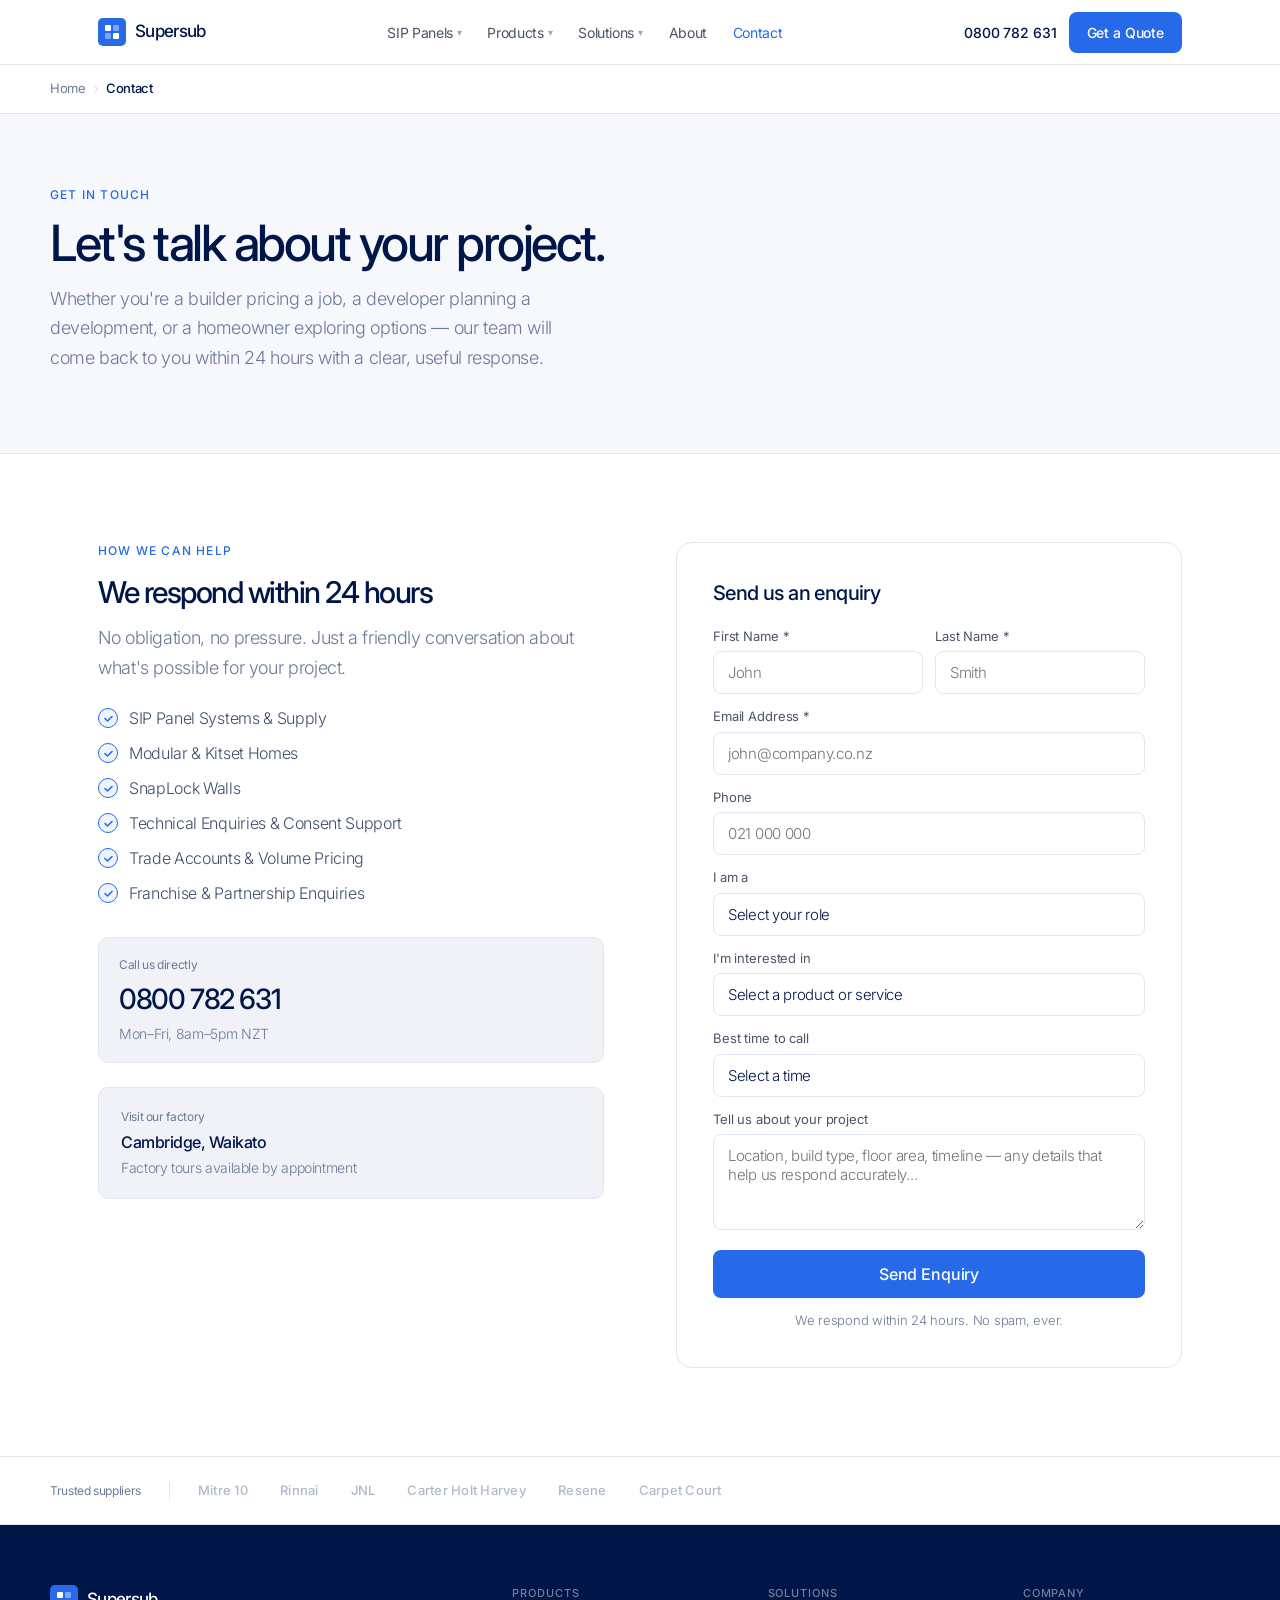
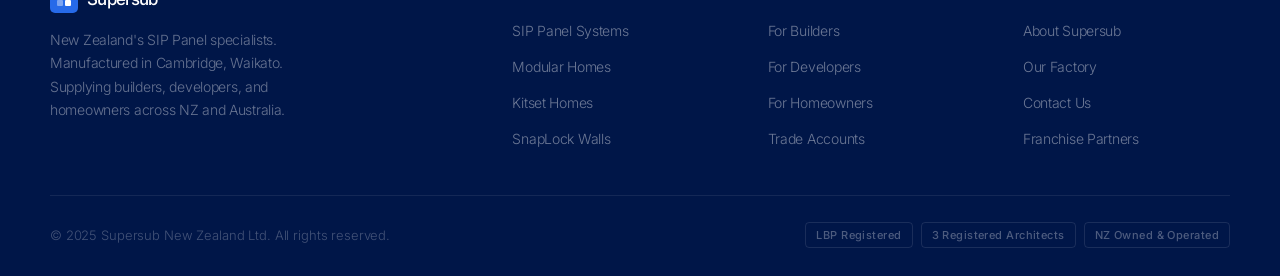
<file: pages/contact.html>
<!DOCTYPE html>
<html lang="en">
<head>
<meta charset="UTF-8"><meta name="viewport" content="width=device-width, initial-scale=1.0">
<title>Contact Supersub — Get a Quote</title>
<link rel="stylesheet" href="/assets/style.css">
</head>
<body>
<div id="site-nav"></div>
<div class="breadcrumb"><div class="breadcrumb-inner"><a href="/index.html">Home</a><span>›</span><strong>Contact</strong></div></div>
<div class="page-hero">
  <div class="page-hero-inner">
    <span class="eyebrow">Get in Touch</span>
    <h1>Let's talk about your project.</h1>
    <p class="body-text">Whether you're a builder pricing a job, a developer planning a development, or a homeowner exploring options — our team will come back to you within 24 hours with a clear, useful response.</p>
  </div>
</div>

<section class="sec">
  <div class="wrap">
    <div class="contact-grid">
      <div>
        <span class="eyebrow">How We Can Help</span>
        <h2>We respond within 24 hours</h2>
        <p class="body-text">No obligation, no pressure. Just a friendly conversation about what's possible for your project.</p>
        <div class="tick-list" style="margin-top:24px;">
          <div class="tick"><div class="tick-icon"><svg viewBox="0 0 9 9" fill="none"><path d="M1 4.5l2.5 2.5 4.5-4.5" stroke="#266AE9" stroke-width="1.6" stroke-linecap="round" stroke-linejoin="round"/></svg></div>SIP Panel Systems &amp; Supply</div>
          <div class="tick"><div class="tick-icon"><svg viewBox="0 0 9 9" fill="none"><path d="M1 4.5l2.5 2.5 4.5-4.5" stroke="#266AE9" stroke-width="1.6" stroke-linecap="round" stroke-linejoin="round"/></svg></div>Modular &amp; Kitset Homes</div>
          <div class="tick"><div class="tick-icon"><svg viewBox="0 0 9 9" fill="none"><path d="M1 4.5l2.5 2.5 4.5-4.5" stroke="#266AE9" stroke-width="1.6" stroke-linecap="round" stroke-linejoin="round"/></svg></div>SnapLock Walls</div>
          <div class="tick"><div class="tick-icon"><svg viewBox="0 0 9 9" fill="none"><path d="M1 4.5l2.5 2.5 4.5-4.5" stroke="#266AE9" stroke-width="1.6" stroke-linecap="round" stroke-linejoin="round"/></svg></div>Technical Enquiries &amp; Consent Support</div>
          <div class="tick"><div class="tick-icon"><svg viewBox="0 0 9 9" fill="none"><path d="M1 4.5l2.5 2.5 4.5-4.5" stroke="#266AE9" stroke-width="1.6" stroke-linecap="round" stroke-linejoin="round"/></svg></div>Trade Accounts &amp; Volume Pricing</div>
          <div class="tick"><div class="tick-icon"><svg viewBox="0 0 9 9" fill="none"><path d="M1 4.5l2.5 2.5 4.5-4.5" stroke="#266AE9" stroke-width="1.6" stroke-linecap="round" stroke-linejoin="round"/></svg></div>Franchise &amp; Partnership Enquiries</div>
        </div>

        <div class="phone-strip">
          <div style="font-size:12px;font-weight:400;color:var(--muted);margin-bottom:4px;">Call us directly</div>
          <div style="font-size:28px;font-weight:500;color:var(--navy);letter-spacing:-0.05em;"><a href="tel:0800782631" style="color:var(--navy);">0800 782 631</a></div>
          <div style="font-size:14px;font-weight:300;color:var(--muted);margin-top:3px;">Mon–Fri, 8am–5pm NZT</div>
        </div>

        <div style="margin-top:24px;padding:20px 22px;background:var(--light);border-radius:10px;border:1px solid var(--border);">
          <div style="font-size:12px;font-weight:400;color:var(--muted);margin-bottom:4px;">Visit our factory</div>
          <div style="font-size:16px;font-weight:500;color:var(--navy);letter-spacing:-0.03em;">Cambridge, Waikato</div>
          <div style="font-size:14px;font-weight:300;color:var(--muted);margin-top:3px;">Factory tours available by appointment</div>
        </div>
      </div>

      <div class="form-box">
        <h3 style="margin-bottom:20px;font-size:20px;">Send us an enquiry</h3>
        <div class="frow">
          <div class="fgroup"><label>First Name *</label><input type="text" placeholder="John"/></div>
          <div class="fgroup"><label>Last Name *</label><input type="text" placeholder="Smith"/></div>
        </div>
        <div class="fgroup"><label>Email Address *</label><input type="email" placeholder="john@company.co.nz"/></div>
        <div class="fgroup"><label>Phone</label><input type="tel" placeholder="021 000 000"/></div>
        <div class="fgroup">
          <label>I am a</label>
          <select>
            <option value="">Select your role</option>
            <option>Licensed Builder</option>
            <option>Property Developer</option>
            <option>Homeowner / First Home Buyer</option>
            <option>Architect / Designer</option>
            <option>Modular / Transportable Builder</option>
            <option>Other</option>
          </select>
        </div>
        <div class="fgroup">
          <label>I'm interested in</label>
          <select>
            <option value="">Select a product or service</option>
            <option>SIP Panel Supply</option>
            <option>Modular Home</option>
            <option>Kitset Home</option>
            <option>SnapLock Walls</option>
            <option>Trade / Builder Account</option>
            <option>General Enquiry</option>
          </select>
        </div>
        <div class="fgroup">
          <label>Best time to call</label>
          <select>
            <option value="">Select a time</option>
            <option>Morning (8am–12pm)</option>
            <option>Afternoon (12pm–5pm)</option>
            <option>Either is fine</option>
          </select>
        </div>
        <div class="fgroup"><label>Tell us about your project</label><textarea placeholder="Location, build type, floor area, timeline — any details that help us respond accurately..."></textarea></div>
        <button class="btn btn-primary" style="width:100%;justify-content:center;font-size:16px;padding:14px;">Send Enquiry</button>
        <p style="font-size:13px;font-weight:300;color:var(--muted);text-align:center;margin-top:12px;">We respond within 24 hours. No spam, ever.</p>
      </div>
    </div>
  </div>
</section>

<!-- SUPPLIER BAR -->
<div class="logo-bar" style="border-top:1px solid var(--border);">
  <div class="logo-bar-inner">
    <span class="logo-bar-label">Trusted suppliers</span>
    <div class="logo-items">
      <span class="logo-item">Mitre 10</span><span class="logo-item">Rinnai</span><span class="logo-item">JNL</span><span class="logo-item">Carter Holt Harvey</span><span class="logo-item">Resene</span><span class="logo-item">Carpet Court</span>
    </div>
  </div>
</div>

<div id="site-footer"></div>
<script src="/assets/shared.js"></script>
</body></html>
</file>
<file: assets/style.css>
/* ═══════════════════════════════════════
   SUPERSUB — Global Stylesheet
   Samsara-inspired, Inter typography
   ═══════════════════════════════════════ */

@import url('https://fonts.googleapis.com/css2?family=Inter:wght@300;400;500&display=swap');

*, *::before, *::after { box-sizing: border-box; margin: 0; padding: 0; }

:root {
  --navy:       #001648;
  --blue:       #266AE9;
  --white:      #ffffff;
  --off-white:  #f7f8fc;
  --light:      #f0f2f8;
  --border:     #e2e6f0;
  --muted:      #6b7a99;
  --max-w:      1180px;
}

html { scroll-behavior: smooth; }

body {
  font-family: 'Inter', sans-serif;
  font-weight: 300;
  font-size: 18px;
  line-height: 1.5;
  letter-spacing: -0.02em;
  color: var(--navy);
  background: var(--white);
  -webkit-font-smoothing: antialiased;
}

img { display: block; max-width: 100%; }
a { text-decoration: none; color: inherit; }
ul { list-style: none; }

.wrap { max-width: var(--max-w); margin: 0 auto; padding: 0 48px; }

/* ── TYPOGRAPHY ── */
h1 { font-size: 50px; font-weight: 500; letter-spacing: -0.05em; line-height: 1.0; }
h2 { font-size: 30px; font-weight: 500; letter-spacing: -0.05em; line-height: 1.25; }
h3 { font-size: 18px; font-weight: 500; letter-spacing: -0.03em; line-height: 1.4; }
p  { font-size: 18px; font-weight: 300; letter-spacing: -0.02em; line-height: 1.6; }

.eyebrow {
  font-size: 12px; font-weight: 500;
  letter-spacing: 0.1em; text-transform: uppercase;
  color: var(--blue); display: block; margin-bottom: 14px;
}
.eyebrow-muted {
  font-size: 12px; font-weight: 400;
  letter-spacing: 0.08em; text-transform: uppercase;
  color: var(--muted); display: block; margin-bottom: 14px;
}
.body-text {
  font-size: 18px; font-weight: 300;
  letter-spacing: -0.02em; line-height: 1.65;
  color: var(--muted); max-width: 500px; margin-top: 12px;
}

/* ── BUTTONS ── */
.btn {
  display: inline-flex; align-items: center; gap: 8px;
  font-family: 'Inter', sans-serif; font-size: 15px;
  font-weight: 500; letter-spacing: -0.01em;
  padding: 12px 24px; border-radius: 8px;
  border: none; cursor: pointer;
  transition: all 0.18s ease; white-space: nowrap;
}
.btn:hover { transform: translateY(-1px); }
.btn-primary  { background: var(--blue); color: var(--white); }
.btn-primary:hover { background: #1a5dd4; }
.btn-outline  { background: transparent; border: 1.5px solid var(--border); color: var(--navy); }
.btn-outline:hover { border-color: var(--navy); }
.btn-white    { background: var(--white); color: var(--navy); font-weight: 500; }
.btn-white:hover { background: var(--off-white); }
.btn-ghost    { background: transparent; border: 1.5px solid rgba(255,255,255,0.35); color: var(--white); }

/* ── NAV ── */
.nav {
  position: sticky; top: 0; z-index: 200;
  background: rgba(255,255,255,0.97);
  backdrop-filter: blur(12px);
  border-bottom: 1px solid var(--border);
}
.nav-inner {
  max-width: var(--max-w); margin: 0 auto; padding: 0 48px;
  height: 64px; display: flex; align-items: center;
  justify-content: space-between; gap: 24px;
}
.nav-logo { display: flex; align-items: center; gap: 9px; flex-shrink: 0; }
.nav-logo-icon {
  width: 28px; height: 28px; background: var(--blue);
  border-radius: 5px; display: grid; place-items: center;
}
.nav-logo-text { font-size: 17px; font-weight: 500; color: var(--navy); letter-spacing: -0.04em; }

.nav-links { display: flex; align-items: center; gap: 2px; }
.nav-links > li { position: relative; }
.nav-links > li > a {
  font-size: 14px; font-weight: 400; color: #4a5568;
  padding: 8px 12px; border-radius: 6px;
  transition: all 0.15s; display: flex; align-items: center; gap: 4px;
}
.nav-links > li > a:hover { background: var(--light); color: var(--navy); }
.nav-links > li > a.active { color: var(--blue); }

/* Dropdown */
.has-dropdown { position: relative; }
.dropdown {
  position: absolute; top: calc(100% + 8px); left: 0;
  background: var(--white); border: 1px solid var(--border);
  border-radius: 12px; padding: 8px;
  min-width: 200px; opacity: 0; visibility: hidden;
  transform: translateY(-6px); transition: all 0.18s ease;
  box-shadow: 0 8px 32px rgba(0,22,72,0.1);
  z-index: 300;
}
.has-dropdown:hover .dropdown { opacity: 1; visibility: visible; transform: translateY(0); }
.dropdown a {
  display: block; padding: 9px 14px; border-radius: 7px;
  font-size: 14px; font-weight: 400; color: var(--navy);
  transition: background 0.12s;
}
.dropdown a:hover { background: var(--light); }
.dropdown-divider { height: 1px; background: var(--border); margin: 6px 0; }
.chevron { font-size: 10px; opacity: 0.5; }

.nav-actions { display: flex; align-items: center; gap: 12px; flex-shrink: 0; }
.nav-phone { font-size: 14px; font-weight: 500; color: var(--navy); letter-spacing: -0.01em; }
.nav-phone:hover { color: var(--blue); }

/* Mobile hamburger */
.nav-burger { display: none; flex-direction: column; gap: 5px; cursor: pointer; padding: 8px; }
.nav-burger span { width: 22px; height: 2px; background: var(--navy); border-radius: 2px; transition: all 0.2s; }

/* ── HERO (Page-level inner hero) ── */
.page-hero {
  background: var(--off-white);
  padding: 72px 48px 80px;
  border-bottom: 1px solid var(--border);
}
.page-hero-inner { max-width: var(--max-w); margin: 0 auto; }
.page-hero h1 { max-width: 680px; margin-bottom: 16px; }
.page-hero .body-text { max-width: 520px; }
.page-hero-btns { display: flex; gap: 10px; margin-top: 32px; flex-wrap: wrap; }

/* ── HOMEPAGE HERO ── */
.hero-home {
  background: var(--white);
  padding: 80px 48px 0;
  overflow: hidden;
}
.hero-home-inner {
  max-width: var(--max-w); margin: 0 auto;
  display: grid; grid-template-columns: 1fr 1fr;
  gap: 64px; align-items: flex-end;
}
.hero-home-left { padding-bottom: 72px; }
.hero-tag {
  display: inline-flex; align-items: center; gap: 7px;
  background: #eef3fd; color: var(--blue);
  font-size: 12px; font-weight: 500;
  padding: 5px 12px; border-radius: 100px;
  margin-bottom: 28px; letter-spacing: -0.01em;
}
.hero-tag-dot { width: 6px; height: 6px; border-radius: 50%; background: var(--blue); animation: blink 2s infinite; }
@keyframes blink { 0%,100%{opacity:1} 50%{opacity:0.25} }
.hero-home h1 { margin-bottom: 18px; }
.hero-home-sub {
  font-size: 18px; font-weight: 300; color: var(--muted);
  line-height: 1.65; letter-spacing: -0.02em;
  margin-bottom: 34px; max-width: 400px;
}
.hero-home-btns { display: flex; gap: 10px; flex-wrap: wrap; }
.hero-home-right { position: relative; }
.hero-home-img { width: 100%; height: 480px; object-fit: cover; border-radius: 16px 16px 0 0; }
.hero-stat-strip {
  position: absolute; bottom: 0; left: -32px; right: 0;
  background: var(--navy); border-radius: 12px 0 0 0;
  padding: 22px 28px;
  display: grid; grid-template-columns: repeat(3,1fr); gap: 0;
}
.hero-stat { padding: 0 20px; border-right: 1px solid rgba(255,255,255,0.1); }
.hero-stat:first-child { padding-left: 0; }
.hero-stat:last-child { border-right: none; }
.hero-stat-num { font-size: 26px; font-weight: 500; color: var(--white); letter-spacing: -0.05em; line-height: 1; margin-bottom: 4px; }
.hero-stat-num em { font-style: normal; color: var(--blue); }
.hero-stat-desc { font-size: 12px; font-weight: 300; color: rgba(255,255,255,0.5); line-height: 1.4; }

/* ── LOGO BAR ── */
.logo-bar {
  padding: 24px 48px;
  border-bottom: 1px solid var(--border);
}
.logo-bar-inner { max-width: var(--max-w); margin: 0 auto; display: flex; align-items: center; gap: 0; }
.logo-bar-label {
  font-size: 12px; font-weight: 400; color: var(--muted);
  white-space: nowrap; padding-right: 28px;
  border-right: 1px solid var(--border); margin-right: 28px;
}
.logo-items { display: flex; align-items: center; gap: 32px; flex-wrap: wrap; }
.logo-item { font-size: 13px; font-weight: 500; color: #b0b8cc; letter-spacing: 0.02em; }

/* ── SECTIONS ── */
.sec       { padding: 88px 48px; }
.sec-sm    { padding: 64px 48px; }
.sec-grey  { background: var(--off-white); }
.sec-light { background: var(--light); }
.sec-navy  { background: var(--navy); }
.sec-blue  { background: var(--blue); }

.sec-navy h1, .sec-navy h2, .sec-navy h3 { color: var(--white); }
.sec-navy .eyebrow { color: #7eb5ff; }
.sec-navy .body-text { color: rgba(255,255,255,0.58); }
.sec-navy p { color: rgba(255,255,255,0.6); }
.sec-blue h2 { color: var(--white); }
.sec-blue .eyebrow { color: rgba(255,255,255,0.65); }
.sec-blue .body-text { color: rgba(255,255,255,0.82); }

.sec-header { margin-bottom: 52px; }
.sec-header.center { text-align: center; }
.sec-header.center .body-text { margin: 12px auto 0; text-align: center; }

/* ── TWO COL ── */
.two-col { display: grid; grid-template-columns: 1fr 1fr; gap: 72px; align-items: center; }
.two-col.flip .col-img { order: -1; }
.col-img { border-radius: 14px; overflow: hidden; }
.col-img img { width: 100%; height: 420px; object-fit: cover; }
.col-img-tall img { height: 520px; }

/* ── TICKS ── */
.tick-list { margin-top: 24px; display: flex; flex-direction: column; gap: 11px; }
.tick { display: flex; align-items: flex-start; gap: 11px; font-size: 16px; font-weight: 300; color: #3d4f6e; letter-spacing: -0.02em; line-height: 1.5; }
.tick-icon { width: 20px; height: 20px; border-radius: 50%; background: #eef3fd; border: 1.5px solid var(--blue); display: grid; place-items: center; flex-shrink: 0; margin-top: 2px; }
.tick-icon svg { width: 9px; height: 9px; }

/* ── STATS GRID ── */
.stats-grid { display: grid; grid-template-columns: repeat(4,1fr); gap: 0; border: 1px solid var(--border); border-radius: 14px; overflow: hidden; background: var(--white); }
.stat-block { padding: 36px 32px; border-right: 1px solid var(--border); }
.stat-block:last-child { border-right: none; }
.stat-big { font-size: 42px; font-weight: 500; letter-spacing: -0.05em; line-height: 1; color: var(--navy); margin-bottom: 8px; }
.stat-big em { font-style: normal; color: var(--blue); }
.stat-label { font-size: 14px; font-weight: 300; color: var(--muted); letter-spacing: -0.02em; line-height: 1.5; }

/* ── FEATURE ROWS ── */
.feature-row { display: grid; grid-template-columns: 1fr 1fr; gap: 0; border: 1px solid var(--border); border-radius: 14px; overflow: hidden; margin-bottom: 20px; background: var(--white); }
.feature-row.flip .feat-img { order: -1; }
.feat-text { padding: 52px 52px; display: flex; flex-direction: column; justify-content: center; }
.feat-img { overflow: hidden; }
.feat-img img { width: 100%; height: 100%; object-fit: cover; min-height: 340px; display: block; }

/* ── CARDS ── */
.cards-grid { display: grid; grid-template-columns: repeat(3,1fr); gap: 20px; margin-top: 48px; }
.cards-grid-4 { grid-template-columns: repeat(4,1fr); }
.card {
  background: var(--white); border: 1px solid var(--border);
  border-radius: 12px; overflow: hidden;
  transition: box-shadow 0.2s, transform 0.2s;
}
.card:hover { box-shadow: 0 8px 32px rgba(0,22,72,0.09); transform: translateY(-2px); }
.card-img { height: 200px; overflow: hidden; position: relative; }
.card-img img { width: 100%; height: 100%; object-fit: cover; transition: transform 0.4s; }
.card:hover .card-img img { transform: scale(1.04); }
.card-body { padding: 24px; }
.card-body h3 { font-size: 17px; margin-bottom: 8px; }
.card-body p { font-size: 14px; color: var(--muted); line-height: 1.6; margin-bottom: 16px; }
.pill {
  position: absolute; top: 14px; left: 14px;
  font-size: 11px; font-weight: 500; letter-spacing: 0.06em;
  text-transform: uppercase; padding: 4px 10px; border-radius: 100px;
}
.pill-blue   { background: var(--blue); color: var(--white); }
.pill-light  { background: rgba(255,255,255,0.92); color: var(--navy); }
.pill-amber  { background: #fef3c7; color: #92400e; }
.pill-green  { background: #dcfce7; color: #166534; }
.link-arrow { font-size: 14px; font-weight: 500; color: var(--blue); display: inline-flex; align-items: center; gap: 4px; transition: gap 0.18s; }
.link-arrow:hover { gap: 8px; }

/* ── WHY CARDS (dark bg) ── */
.why-grid { display: grid; grid-template-columns: repeat(3,1fr); gap: 16px; margin-top: 48px; }
.why-card { background: rgba(255,255,255,0.055); border: 1px solid rgba(255,255,255,0.09); border-radius: 12px; padding: 30px 26px; transition: background 0.2s; }
.why-card:hover { background: rgba(255,255,255,0.08); }
.why-num { font-size: 12px; font-weight: 500; color: var(--blue); letter-spacing: 0.08em; margin-bottom: 16px; display: block; }
.why-card h3 { font-size: 18px; font-weight: 500; color: var(--white); letter-spacing: -0.04em; line-height: 1.25; margin-bottom: 10px; }
.why-card p { font-size: 15px; font-weight: 300; color: rgba(255,255,255,0.5); letter-spacing: -0.02em; line-height: 1.6; }

/* ── AUDIENCE CARDS ── */
.aud-grid { display: grid; grid-template-columns: repeat(4,1fr); gap: 14px; }
.aud-card { position: relative; border-radius: 12px; overflow: hidden; height: 280px; cursor: pointer; }
.aud-card img { width: 100%; height: 100%; object-fit: cover; transition: transform 0.4s; }
.aud-card:hover img { transform: scale(1.05); }
.aud-over { position: absolute; inset: 0; background: linear-gradient(to top, rgba(0,22,72,0.82) 0%, transparent 55%); display: flex; flex-direction: column; justify-content: flex-end; padding: 18px 16px; }
.aud-tag { font-size: 10px; font-weight: 500; letter-spacing: 0.1em; text-transform: uppercase; color: rgba(255,255,255,0.5); margin-bottom: 4px; }
.aud-title { font-size: 15px; font-weight: 500; color: var(--white); letter-spacing: -0.03em; }

/* ── PROCESS ── */
.proc-row { display: grid; grid-template-columns: repeat(4,1fr); gap: 0; border: 1px solid var(--border); border-radius: 14px; overflow: hidden; background: var(--white); }
.proc-step { padding: 32px 28px; border-right: 1px solid var(--border); }
.proc-step:last-child { border-right: none; }
.proc-num { font-size: 11px; font-weight: 500; letter-spacing: 0.1em; color: var(--blue); text-transform: uppercase; margin-bottom: 16px; display: block; }
.proc-step h3 { font-size: 16px; font-weight: 500; color: var(--navy); letter-spacing: -0.04em; margin-bottom: 8px; line-height: 1.25; }
.proc-step p { font-size: 14px; font-weight: 300; color: var(--muted); letter-spacing: -0.02em; line-height: 1.6; }

/* ── COMPARE TABLE ── */
.cmp-wrap { border: 1px solid var(--border); border-radius: 12px; overflow: hidden; }
.cmp-table { width: 100%; border-collapse: collapse; }
.cmp-table th { padding: 14px 20px; font-size: 13px; font-weight: 500; text-align: left; background: var(--light); color: var(--navy); border-bottom: 1px solid var(--border); letter-spacing: 0.01em; }
.cmp-table th.sip-col { color: var(--blue); }
.cmp-table td { padding: 13px 20px; font-size: 14px; font-weight: 300; color: #4a5568; border-bottom: 1px solid #f0f2f8; letter-spacing: -0.02em; }
.cmp-table tr:last-child td { border-bottom: none; }
.cmp-table td.feat-col { font-weight: 500; color: var(--navy); }
.cmp-table td.sip-val { font-weight: 500; color: var(--blue); }

/* ── TESTIMONIALS ── */
.testi-grid { display: grid; grid-template-columns: repeat(3,1fr); gap: 18px; margin-top: 48px; }
.testi-card { background: rgba(255,255,255,0.06); border: 1px solid rgba(255,255,255,0.1); border-radius: 12px; padding: 26px; }
.testi-badge { display: inline-flex; align-items: center; gap: 6px; background: rgba(255,255,255,0.06); border: 1px solid rgba(255,255,255,0.1); padding: 4px 10px; border-radius: 6px; margin-bottom: 16px; }
.testi-badge span { font-size: 12px; font-weight: 500; color: rgba(255,255,255,0.5); }
.testi-q { font-size: 15px; font-weight: 300; color: rgba(255,255,255,0.78); line-height: 1.65; letter-spacing: -0.02em; margin-bottom: 18px; font-style: italic; }
.testi-name { font-size: 14px; font-weight: 500; color: var(--white); letter-spacing: -0.02em; }
.testi-role { font-size: 13px; font-weight: 300; color: rgba(255,255,255,0.38); margin-top: 2px; }

/* ── CTA BANNER ── */
.cta-inner { max-width: 620px; margin: 0 auto; text-align: center; }
.cta-inner h2 { font-size: 36px; color: var(--white); }
.cta-inner .body-text { margin: 12px auto 0; text-align: center; }
.cta-btns { display: flex; gap: 12px; justify-content: center; margin-top: 30px; flex-wrap: wrap; }

/* ── CONTACT FORM ── */
.contact-grid { display: grid; grid-template-columns: 1fr 1fr; gap: 72px; align-items: start; }
.fgroup { margin-bottom: 13px; }
.fgroup label { display: block; font-size: 13px; font-weight: 400; color: #4a5568; margin-bottom: 5px; letter-spacing: -0.01em; }
.fgroup input, .fgroup select, .fgroup textarea {
  width: 100%; padding: 11px 14px; border: 1px solid var(--border);
  border-radius: 8px; font-family: 'Inter', sans-serif;
  font-size: 15px; font-weight: 300; color: var(--navy);
  background: var(--white); outline: none;
  transition: border-color 0.18s, box-shadow 0.18s;
  letter-spacing: -0.02em; -webkit-appearance: none;
}
.fgroup input:focus, .fgroup select:focus, .fgroup textarea:focus { border-color: var(--blue); box-shadow: 0 0 0 3px rgba(38,106,233,0.08); }
.fgroup textarea { min-height: 96px; resize: vertical; }
.frow { display: grid; grid-template-columns: 1fr 1fr; gap: 12px; }
.form-box { background: var(--white); border: 1px solid var(--border); border-radius: 16px; padding: 36px; }
.phone-strip { margin-top: 32px; padding: 18px 20px; background: var(--light); border-radius: 10px; border: 1px solid var(--border); }

/* ── FOOTER ── */
footer { background: var(--navy); padding: 60px 48px 28px; }
.foot-inner { max-width: var(--max-w); margin: 0 auto; }
.foot-top { display: grid; grid-template-columns: 2fr 1fr 1fr 1fr; gap: 48px; padding-bottom: 44px; border-bottom: 1px solid rgba(255,255,255,0.08); margin-bottom: 26px; }
.foot-brand-desc { font-size: 14px; font-weight: 300; color: rgba(255,255,255,0.4); line-height: 1.65; margin-top: 14px; letter-spacing: -0.02em; max-width: 270px; }
.foot-col-title { font-size: 11px; font-weight: 500; color: rgba(255,255,255,0.45); letter-spacing: 0.08em; text-transform: uppercase; margin-bottom: 14px; }
.foot-links { display: flex; flex-direction: column; gap: 9px; }
.foot-links a { font-size: 14px; font-weight: 300; color: rgba(255,255,255,0.42); letter-spacing: -0.02em; transition: color 0.18s; }
.foot-links a:hover { color: rgba(255,255,255,0.85); }
.foot-bottom { display: flex; align-items: center; justify-content: space-between; flex-wrap: wrap; gap: 12px; }
.foot-copy { font-size: 13px; font-weight: 300; color: rgba(255,255,255,0.26); letter-spacing: -0.01em; }
.foot-badges { display: flex; gap: 8px; flex-wrap: wrap; }
.foot-badge { font-size: 11px; font-weight: 500; color: rgba(255,255,255,0.3); border: 1px solid rgba(255,255,255,0.1); padding: 4px 10px; border-radius: 4px; letter-spacing: 0.04em; }

/* ── BREADCRUMB ── */
.breadcrumb { padding: 14px 48px; border-bottom: 1px solid var(--border); background: var(--white); }
.breadcrumb-inner { max-width: var(--max-w); margin: 0 auto; display: flex; align-items: center; gap: 8px; }
.breadcrumb a { font-size: 13px; font-weight: 400; color: var(--muted); transition: color 0.15s; }
.breadcrumb a:hover { color: var(--blue); }
.breadcrumb span { font-size: 13px; color: #d0d5e3; }
.breadcrumb strong { font-size: 13px; font-weight: 500; color: var(--navy); }

/* ── FAQ ── */
.faq-list { margin-top: 40px; border: 1px solid var(--border); border-radius: 12px; overflow: hidden; }
.faq-item { border-bottom: 1px solid var(--border); }
.faq-item:last-child { border-bottom: none; }
.faq-q { padding: 20px 24px; display: flex; justify-content: space-between; align-items: center; cursor: pointer; font-size: 16px; font-weight: 500; color: var(--navy); letter-spacing: -0.03em; gap: 16px; transition: background 0.15s; }
.faq-q:hover { background: var(--off-white); }
.faq-icon { font-size: 20px; color: var(--blue); flex-shrink: 0; transition: transform 0.2s; font-weight: 300; }
.faq-a { display: none; padding: 0 24px 20px; font-size: 15px; font-weight: 300; color: var(--muted); line-height: 1.65; letter-spacing: -0.02em; }
.faq-item.open .faq-a { display: block; }
.faq-item.open .faq-icon { transform: rotate(45deg); }

/* ── RESPONSIVE ── */
@media (max-width: 1024px) {
  .hero-home-inner { grid-template-columns: 1fr; }
  .hero-home-right { display: none; }
  .stats-grid { grid-template-columns: repeat(2,1fr); }
  .aud-grid { grid-template-columns: repeat(2,1fr); }
  .foot-top { grid-template-columns: 1fr 1fr; }
  .cards-grid-4 { grid-template-columns: repeat(2,1fr); }
}
@media (max-width: 768px) {
  h1 { font-size: 34px; }
  h2 { font-size: 24px; }
  .wrap, .sec, .logo-bar, footer, .hero-home, .page-hero, .breadcrumb { padding-left: 20px; padding-right: 20px; }
  .nav-inner { padding: 0 20px; }
  .nav-links, .nav-phone { display: none; }
  .nav-burger { display: flex; }
  .two-col, .cards-grid, .testi-grid, .contact-grid, .why-grid, .feature-row { grid-template-columns: 1fr; gap: 24px; }
  .col-img img, .feat-img img { height: 240px; }
  .feat-text { padding: 32px 24px; }
  .stats-grid, .proc-row { grid-template-columns: 1fr 1fr; }
  .aud-grid { grid-template-columns: 1fr 1fr; }
  .foot-top { grid-template-columns: 1fr 1fr; gap: 24px; }
  .hero-home-btns, .cta-btns, .page-hero-btns { flex-direction: column; align-items: flex-start; }
  .proc-row { grid-template-columns: 1fr 1fr; }
}
</file>
